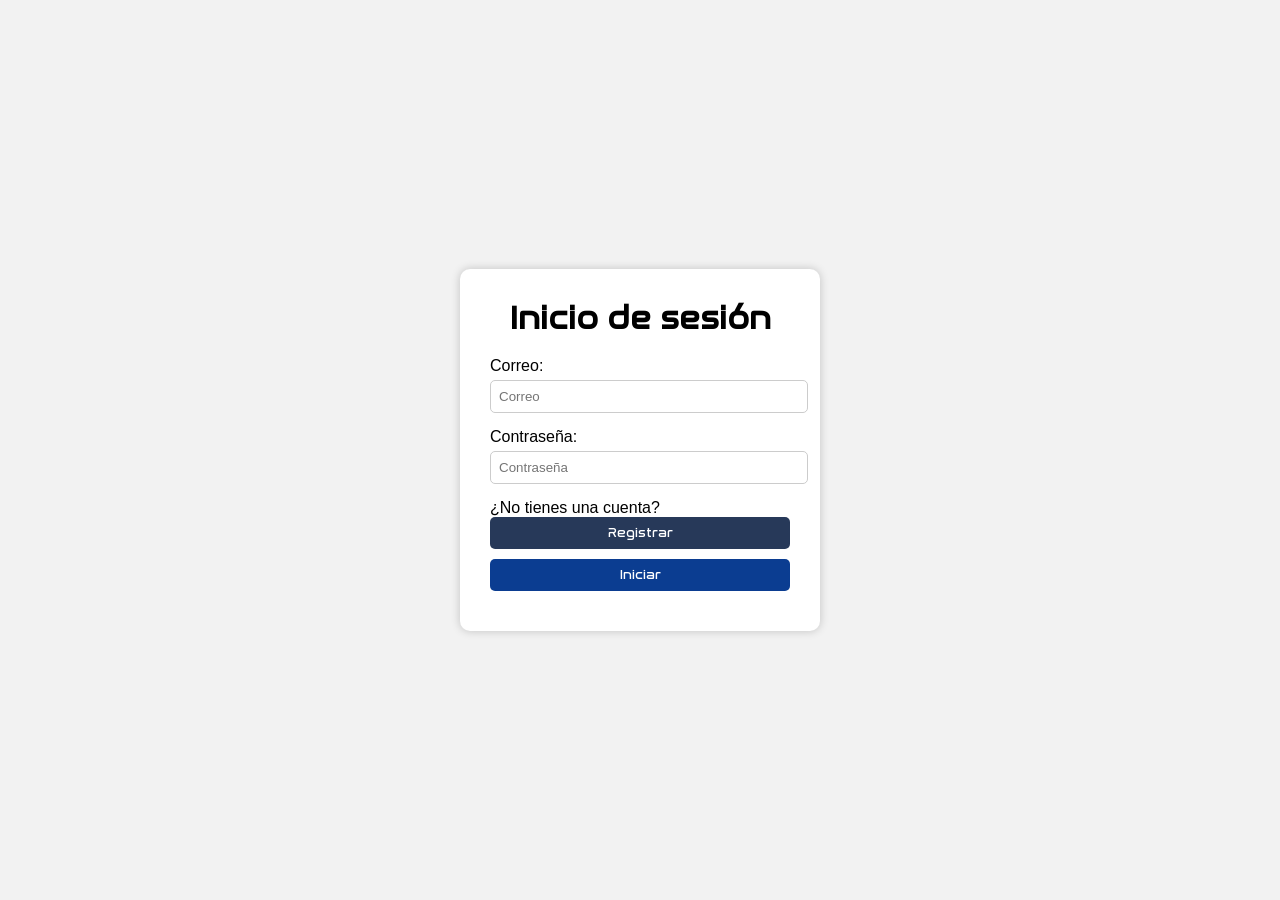
<file: ActividadFormulario/index.html>
<!DOCTYPE html>
<html lang="en">

<head>
    <meta charset="UTF-8">
    <meta name="viewport" content="width=device-width, initial-scale=1.0">
    <title>Actividad-Formularios dinámicos</title>

    <link rel="stylesheet" href="css/estilo.css">
</head>

<body>
    <!--Este primer contenedor div es para darle estilo a los formularios-->
    <div class="formularioEstilo">
        <!--Este es el primer formulario que se muestra y es para el inicio de la sesión-->
        <form id="formInicio">
            <h1>Inicio de sesión</h1>
            <label for="correo">Correo: </label>
            <input type="email" name="correo" placeholder="Correo" required>
            <br>
            <label for="contraseña">Contraseña: </label>
            <input type="password" name="contraseña" placeholder="Contraseña" required>
            <br>
            <!--Aquí hay dos botones que estan conectados al JS y son funciones que ayudan al formulario dinámico-->
            <P>¿No tienes una cuenta?</P>
            <!--Este primer botón es para la función irRegistro y hace que aparezca el segundo formulario por medio del JS-->
            <button id="botonRegistro" class="botonRegistro" type="button" onclick="irRegistro()"> Registrar </button>
            <br>
            <!--El segundo botón en ca,bio te lleva a la segunda página en donde se encuentra la tarjeta con la petición Fecth-->
            <button id="botonIniciar" class="botonIniciar" type="button" onclick="leerDatos()">Iniciar</button>
        </form>

        <!--Este es el segundo formulario que se muestra y es para el formulario, se mantiene oculto con un display: none mientras el primero esta en uso-->
        <form id="formRegistro">
            <h1>Registro</h1>
            <label for="nombre">Nombre: </label>
            <input type="text" name="nombre" placeholder="Nombre" required>
            <br>
            <label for="correoRegistro">Correo: </label>
            <input type="email" name="correoRegistro" placeholder="Correo" required>
            <br>
            <label for="contraseñaRegistro">Contraseña: </label>
            <input type="password" name="contraseñaRegistro" placeholder="Contraseña" required>
            <br>
            <label for="contraseñaConfirmar">Confirmar contraseña: </label>
            <input type="password" name="contraseñaConfirmar" placeholder="Contraseña" required>
            <br>
            <!--Este botón tiene una función que esta conectado al Localstorage y ayuda a almacenar la información del usaurio unna vez ya ha haya escrito todo. 
            También te lleva al formuario de Inició de sesión.-->
            <button type="button" onclick="registrarUsuario()">Registrar</button>
            <br>
        </form>
    </div>


</body>
<script src="js/script.js"></script>

</html>
</file>
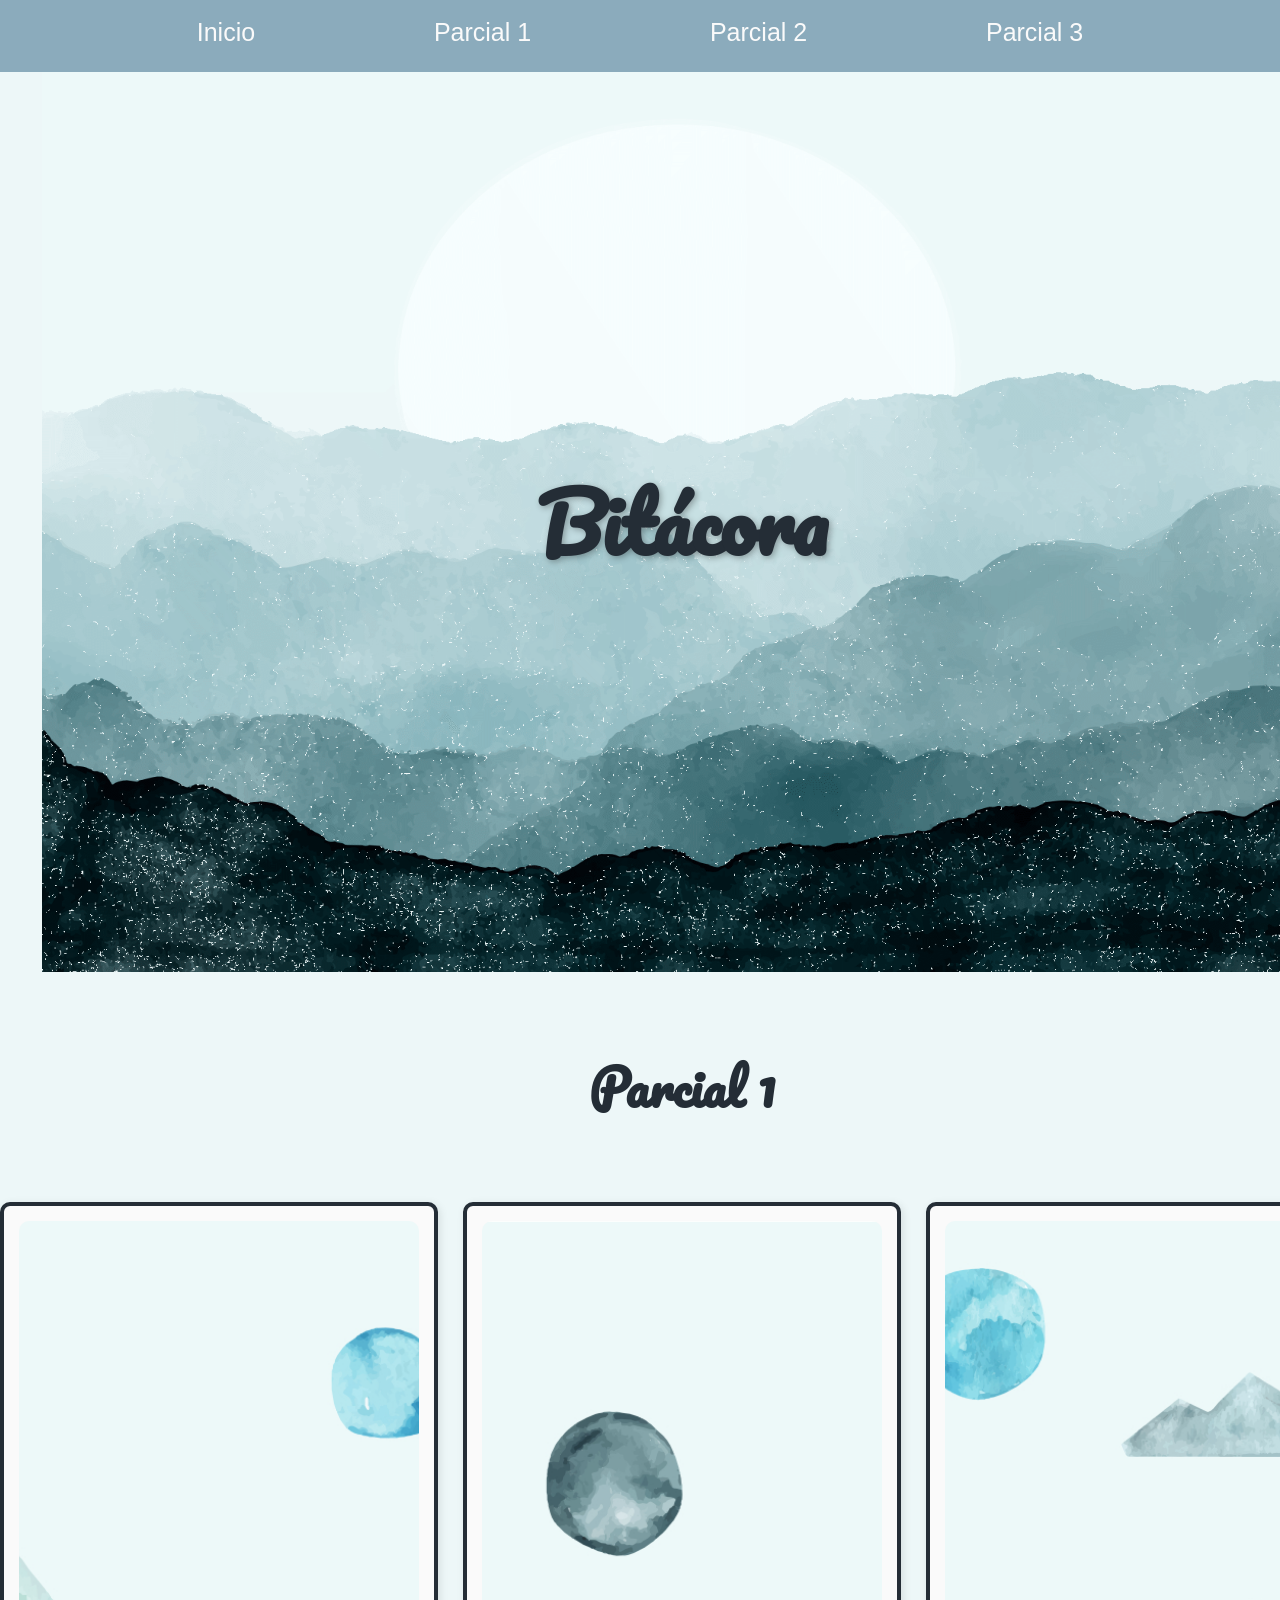
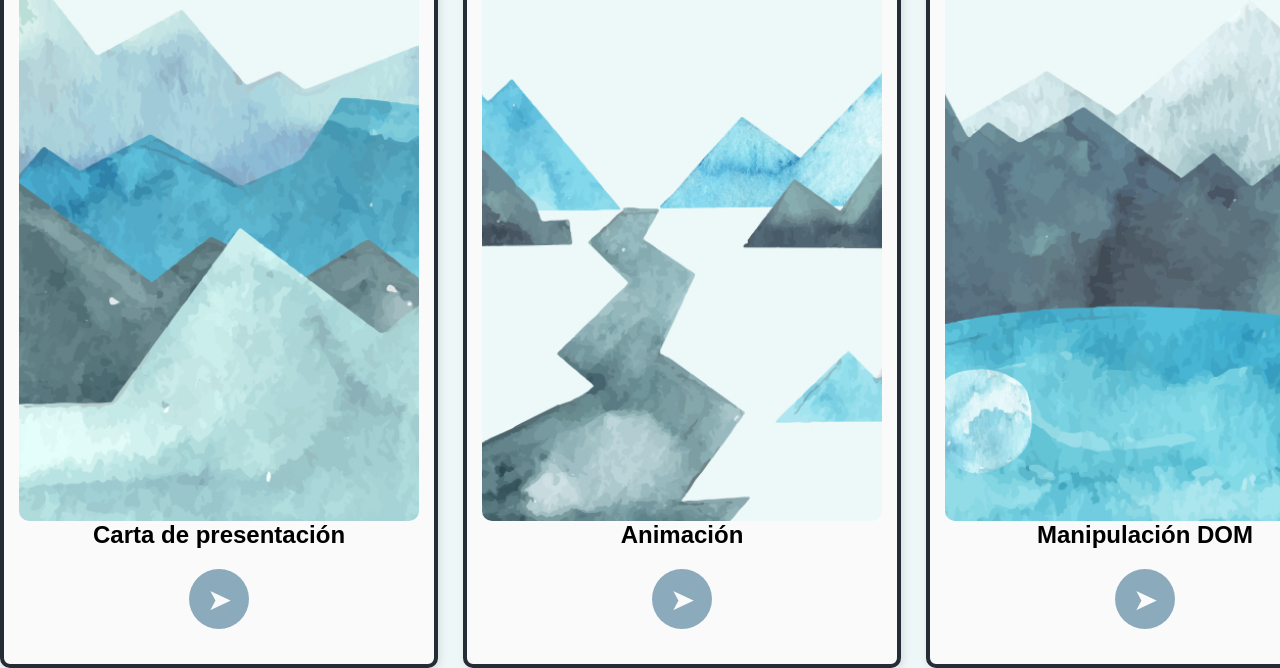
<file: Proyecto 1/index.html>
<!DOCTYPE html>
<html lang="en">

<head>
    <meta charset="UTF-8">
    <meta name="viewport" content="width=device-width, initial-scale=1.0">
    <title>Bitácora</title>
    <link rel="stylesheet" href="css/estilo_general.css">

    <link rel="preconnect" href="https://fonts.googleapis.com">
    <link rel="preconnect" href="https://fonts.gstatic.com" crossorigin>
    <link href="https://fonts.googleapis.com/css2?family=Pacifico&display=swap" rel="stylesheet">
</head>

<body>
    <!--Este es el menú de navegación de la página y se reutilizó para las otras páginas web-->
    <nav id="menu_Navegacion" class="menu_Navegacion">
        <ul>
            <li><a href="#">Inicio</a></li> <!--Este es el único link para volver a la página principal porque aún no existen los demás parciales-->
            <li>Parcial 1</li>
            <li>Parcial 2</li>
            <li>Parcial 3</li>
        </ul>
    </nav>
    <!--Aquí empieza el contenido de la página, que esta divida por un Grid para que tenga una mejor organización-->
    <main>
        <div id="contenedor_Grid" class="contenedor_Grid">
            <!--En la cabecera se encuentran ambos efectos Parallax, en las imagénes el efecto esta aplicado desde JS y en el texto con CSS3-->
            <header id="cabecera" class="cabecera">
                <img src="recursos/img/fondo.png" alt="" id="fondo">
                <img src="recursos/img/montañas.png" alt="" id="montañas">
                <h1 class="bienvenida" id="bienvenida">Bitácora</h1>
            </header>
            <div class="division_Parcial1">
                <h1>Parcial 1</h1>
            </div>
            <!--Estos son los botones para poder acceder a las otras páginas web usando la etiqueta <a> -->
            <div id="link_Carta_Presentacion" class="link_Carta_Presentacion">
                <img src="recursos/img/1.jpg">
                <h2>Carta de presentación</h2>
                <a href="paginas/Presentación/index.html">
                    <button>➤</button>
                </a>
            </div>
            <div id="link_Animacion" class="link_Animacion">
                <img src="recursos/img/2.jpg">
                <h2>Animación</h2>
                 <a href="paginas/Animación/formulario_index.html">
                    <button>➤</button>
                </a>
            </div>
            <div id="link_DOM" class="link_DOM">
                <img src="recursos/img/3.jpg">
                <h2>Manipulación DOM</h2>
                 <a href="paginas/Manipulación DOM/tarjeta_index.html">
                    <button>➤</button>
                </a>
            </div>
        </div>
    </main>
</body>
<script src="js/script_general.js"></script>

</html>
</file>
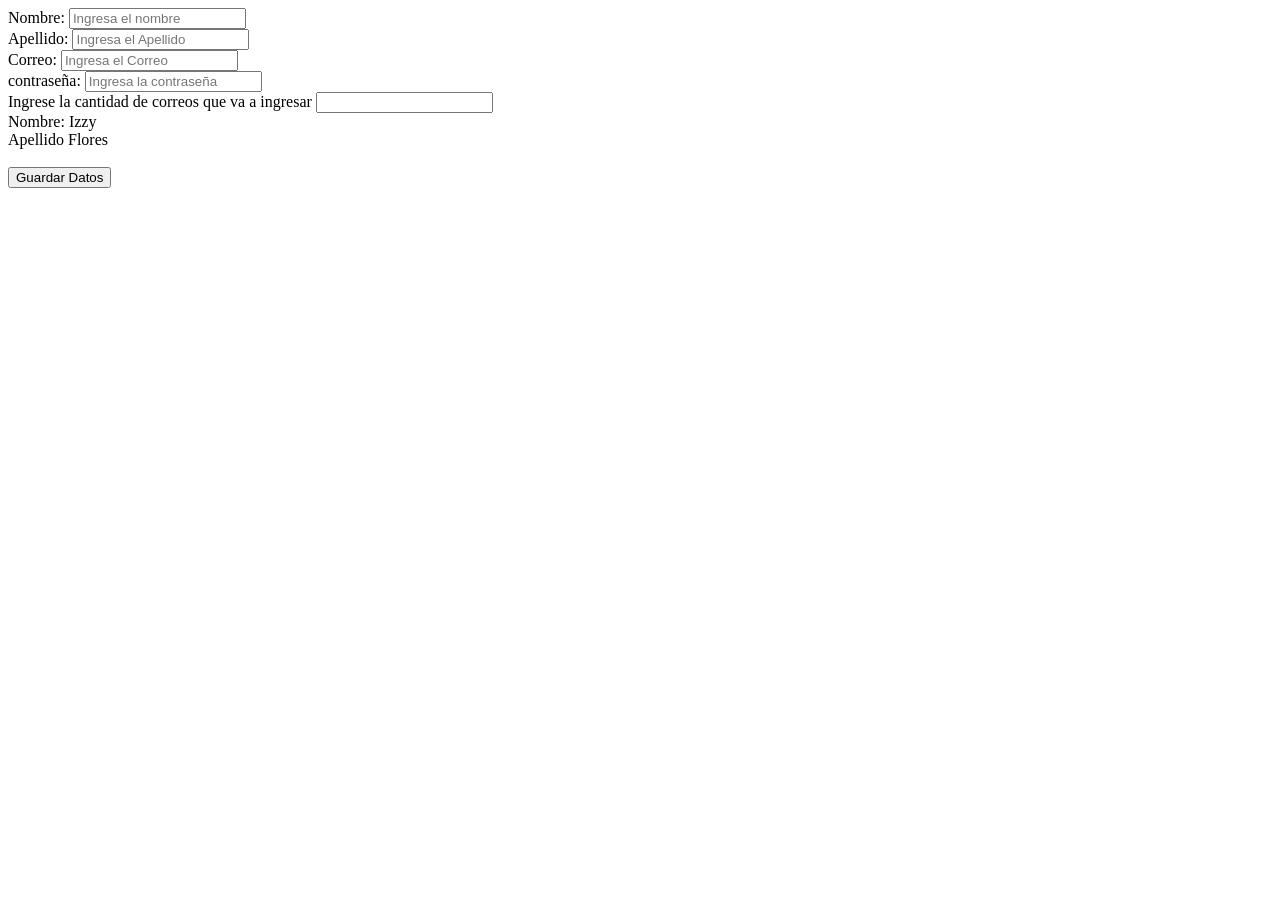
<file: Parcial 1/Formularios dinámicos/index.html>
<!DOCTYPE html>
<html lang="en">

<head>
    <meta charset="UTF-8">
    <meta name="viewport" content="width=device-width, initial-scale=1.0">
    <title>Formularios dinamicos</title>
</head>

<body>
    <form action="">
        <label for="nombre">Nombre: </label>
        <input type="text" name="nombre" placeholder="Ingresa el nombre" id="input_txt_nombre">
        <br>
        <label for="apellido">Apellido: </label>
        <input type="text" name="apellido" placeholder="Ingresa el Apellido" id="input_txt_apellido">
        <br>
        <label for="correo">Correo: </label>
        <input type="email" name="correo" placeholder="Ingresa el Correo" id="input_txt_correo">
        <br>
        <label for="contraseña">contraseña: </label>
        <input type="password" name="contraseña" placeholder="Ingresa la contraseña" id="input_txt_contraseña">
        <br>

        <label for="cantidad_correos">Ingrese la cantidad de correos que va a ingresar</label>
        <input type="number" name="cantidad_correos" id="cantidad_correos" onchange="cambiarNumero(event)">
        <br>
        <div class="contenedor_correos" id="contenedor_correos">
            <!--Mi intento jejejjeje
        <label for="cantidad_correos">Ingrese la cantidad de contraseñas que va a ingresar</label>
        <input type="number" name="cantidad_contraseñas" id="cantidad_contraseñas" onchange="cambiarNumero(event)">
        <br>
        <div class="contenedor_contraseñas" id="contenedor_contraseñas"></div>-->

        </div>
        <div id="contenedor_usuarios">
            <div id="contenedor_usuario">
                <label>Nombre:</label>
                <span>Izzy</span>
                <br>
                <label>Apellido</label>
                <span>Flores</span>
            </div>
        </div>
        <br>
        <button id="boton_guardar">Guardar Datos</button>
    </form>
</body>
<script src="js/script.js"></script>

</html>
</file>
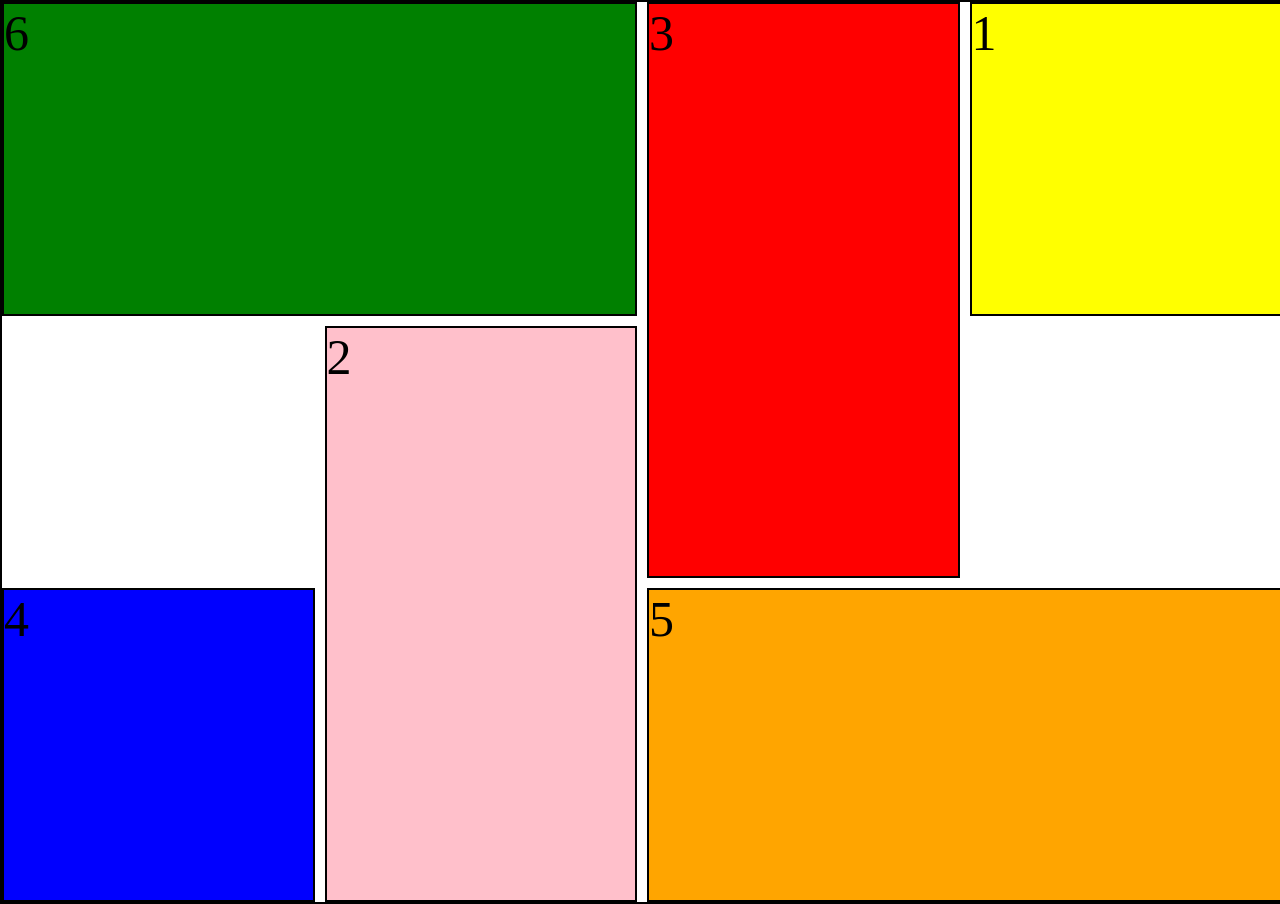
<file: Parcial 1/Grid/index.html>
<!DOCTYPE html>
<html lang="en">

<head>
    <meta charset="UTF-8">
    <meta name="viewport" content="width=device-width, initial-scale=1.0">
    <title>Grid</title>
    <link rel="stylesheet" href="css/estilo.css">
</head>

<body>
    <div class="contenedor-grid">
        <div class="elemento-1">1</div>
        <div class="elemento-2">2</div>
        <div class="elemento-3">3</div>
        <div class="elemento-4">4</div>
        <div class="elemento-5">5</div>
        <div class="elemento-6">6</div>
    </div>
</body>

</html>
</file>
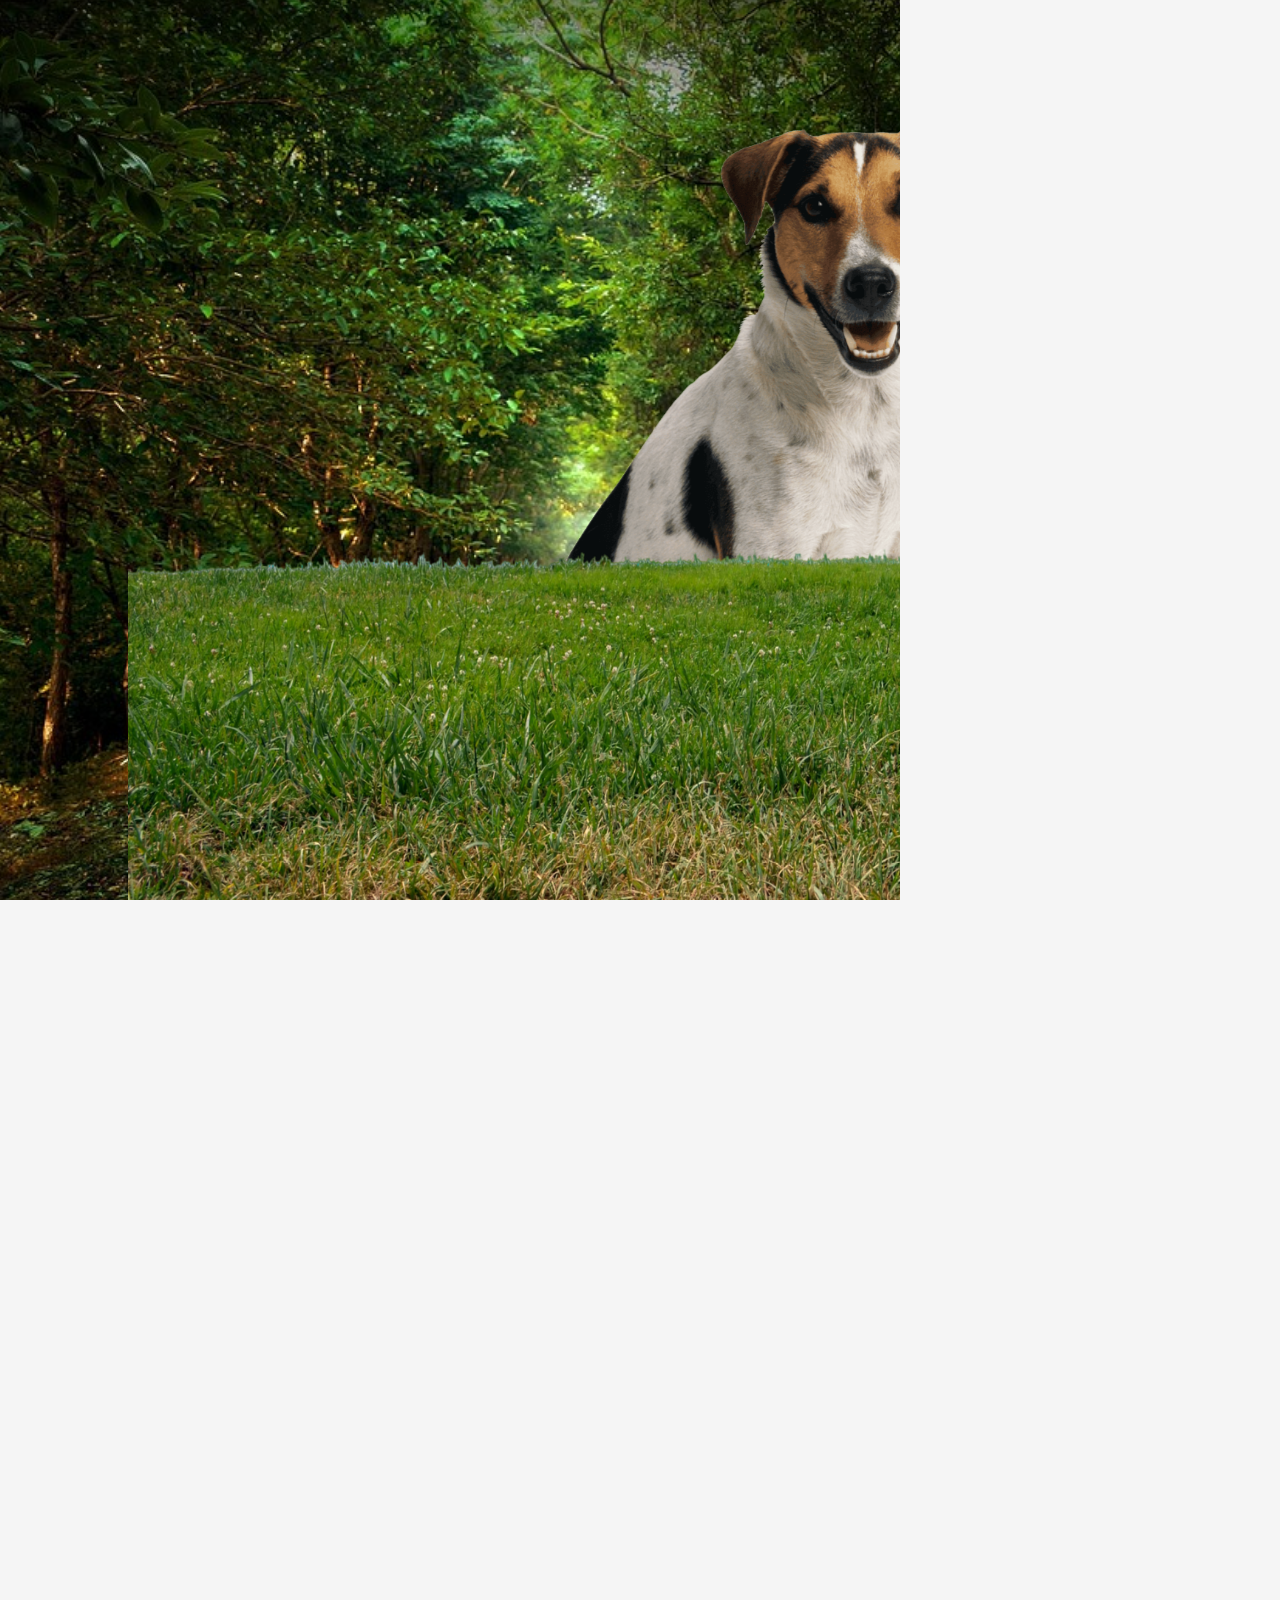
<file: Parcial 1/Parallax/index.html>
<!DOCTYPE html>
<html lang="en">

<head>
    <meta charset="UTF-8">
    <meta name="viewport" content="width=device-width, initial-scale=1.0">
    <title>Document</title>
    <link rel="stylesheet" href="css/estilo.css">
</head>

<body>
    <div class="contenedor-1">
        <img class="png" src="recursos/perro.png">
    </div>
    <div class="espacio">

    </div>
</body>

</html>
</file>
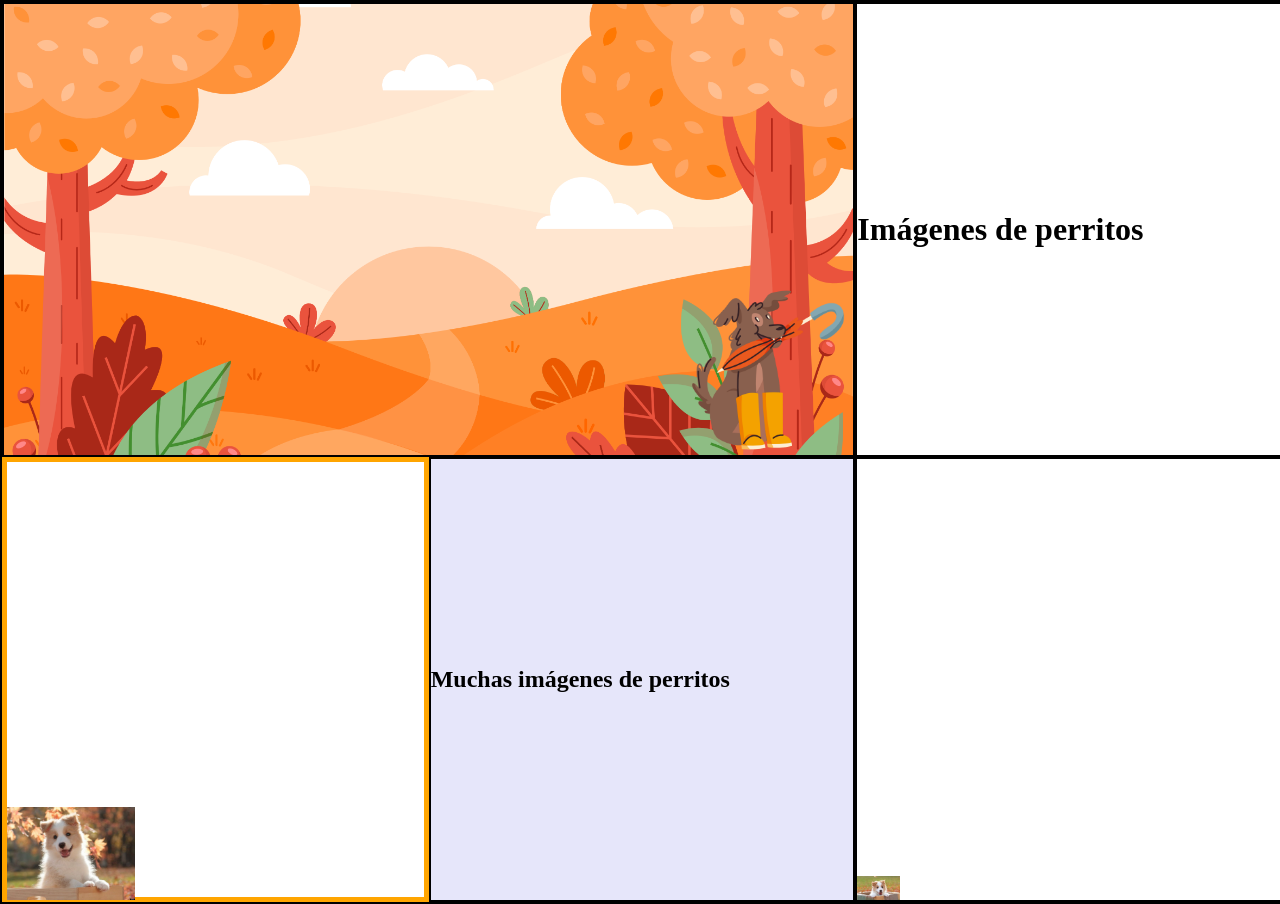
<file: Parcial 1/Tarea_EfectoParallax/index.html>
<!DOCTYPE html>
<html lang="en">

<head>
    <meta charset="UTF-8">
    <meta name="viewport" content="width=device-width, initial-scale=1.0">
    <title>Tarea_EfectoParrallax</title>
    <link rel="stylesheet" href="css/estilo.css">
</head>

<body>
    <div class="contenedor-grid">
        <div id="elementoUno" class="elemento-1" alt="Paisaje con un perrito">
            <img src="recursos/fondo.png" id="fondo">
            <img src="recursos/montaña.png" id="arboles">
            <img src="recursos/perro.png" id="perrito">
        </div>
        <div id="elementoDos" class="elemento-2">
            <h1 id="texto"> Imágenes de perritos</h1>
        </div>
        <div id="elementoTres" class="elemento-3">
            <img src="recursos/perrito2.jpg" id="SegundoPerrito">
        </div>
        <div id="elementoCuatro" class="elemento-4">
            <h2 id="texto2"> Muchas imágenes de perritos</h2>

        </div>
        <div id="elementoCinco" class="elemento-5" id="PrimerPerrito">
            <img src="recursos/perrito.jpg">

        </div>
    </div>
</body>
<script src="js/script.js"></script>

</html>
</file>
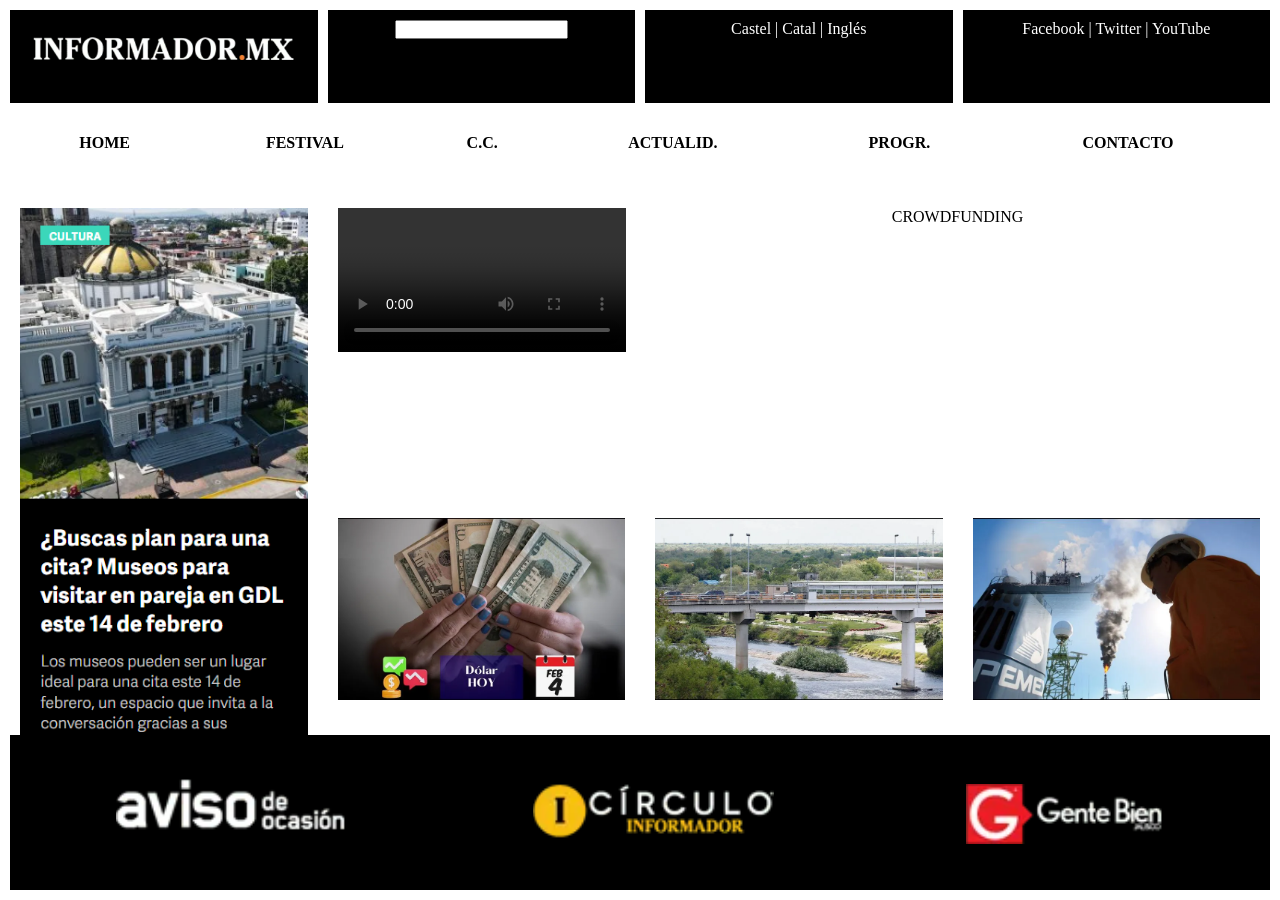
<file: Parcial 1/Tarea_Maqueta/index.html>
<!DOCTYPE html>
<html lang="en">

<head>
    <meta charset="UTF-8">
    <meta name="viewport" content="width=device-width, initial-scale=1.0">
    <title>Tarea_Maqueta</title>
    <link rel="stylesheet" href="css/estilo.css">
</head>

<body>
    <div class="contenedor_grid">

        <header class="logo">
            <img src="recursos/logo.png" alt="Logotipo">
        </header>

        <div class="buscar">
            <input type="text">
        </div>

        <div class="idiomas">
            <p>Castel | Catal | Inglés</p>
        </div>

        <div class="redeSociales">
            <p>Facebook | Twitter | YouTube</p>
        </div>

        <nav class="menu">
            <table>
                <tr>
                    <td>HOME</td>
                    <td>FESTIVAL</td>
                    <td>C.C.</td>
                    <td>ACTUALID.</td>
                    <td>PROGR.</td>
                    <td>CONTACTO</td>
                </tr>
            </table>
        </nav>

        <div class="imagen">
            <img src="recursos/principal.png" alt="Imagen principal">
        </div>

        <div class="video">
            <video controls>
                <iframe src="https://www.youtube.com/embed/jRS7RHZhHRo?si=2IRFpPBABxwsKyce"
                    title="Noticias del 21 de enero de 2026" frameborder="0"
                    allow="accelerometer; autoplay; clipboard-write; encrypted-media; gyroscope; picture-in-picture; web-share"
                    referrerpolicy="strict-origin-when-cross-origin" allowfullscreen></iframe>
            </video>
        </div>

        <div class="crowdfunding">
            <p>CROWDFUNDING</p>
        </div>

        <div class="world">
            <p>BCCN WORLD</p>
        </div>

        <div class="noticia1">
            <img src="recursos/noticia1.webp" alt="Noticia 1">
        </div>

        <div class="noticia2">
            <img src="recursos/noticia2.webp" alt="Noticia 2">
        </div>

        <div class="noticia3">
            <img src="recursos/noticia3.webp" alt="Noticia 3">
        </div>

        <footer class="patrocinadores">
            <img src="recursos/p1.png" alt="Patrocinador 1">
            <img src="recursos/p2.png" alt="Patrocinador 2">
            <img src="recursos/p3.png" alt="Patrocinador 3">
        </footer>

    </div>

</body>

</html>
</file>
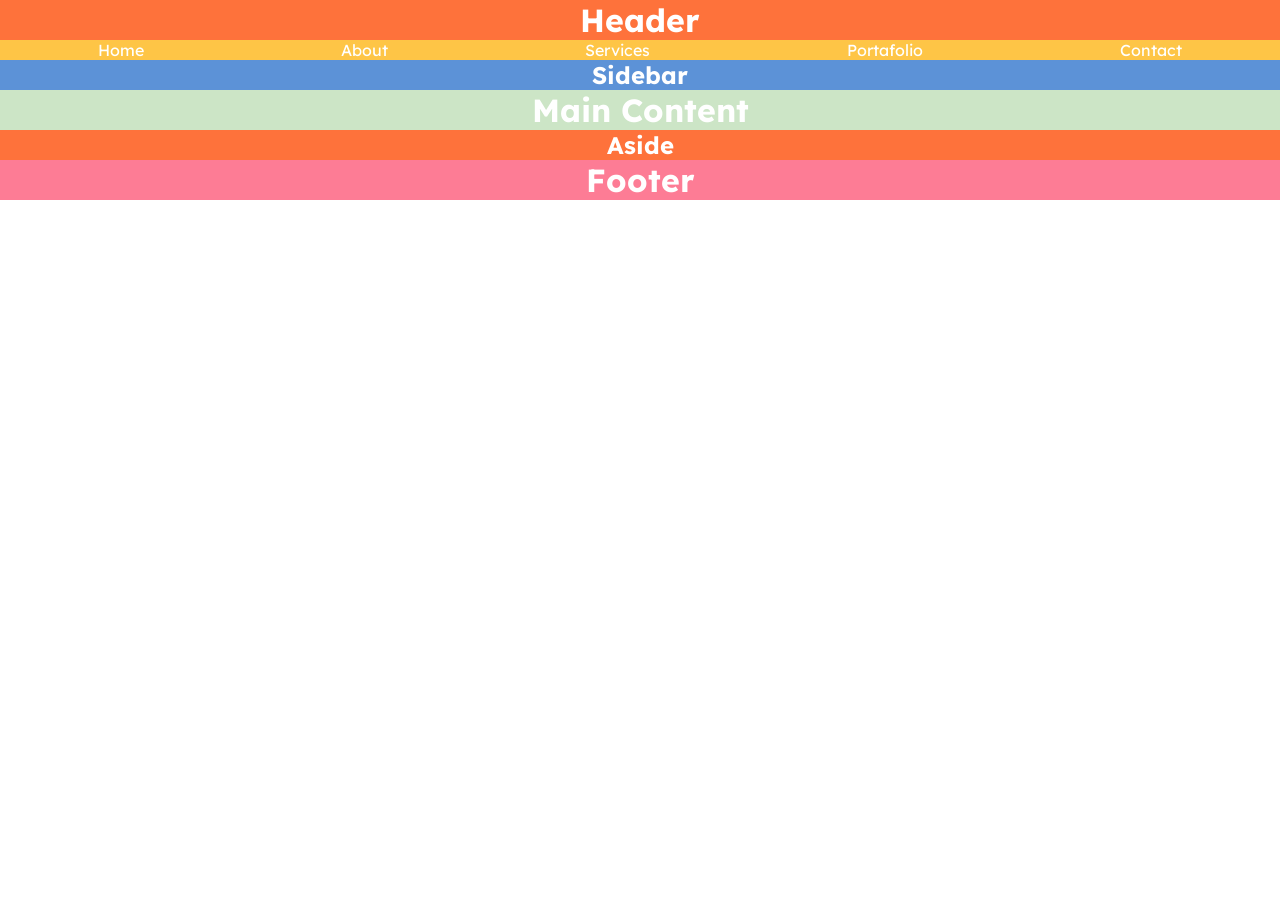
<file: Parcial 2/Flexbox Layout/index.html>
<!DOCTYPE html>
<html lang="en">

<head>
    <meta charset="UTF-8">
    <meta name="viewport" content="width=device-width, initial-scale=1.0">
    <title>Flexbox Layout</title>
    <link rel="stylesheet" href="css/estilo.css">

    <link rel="preconnect" href="https://fonts.googleapis.com">
    <link rel="preconnect" href="https://fonts.gstatic.com" crossorigin>
    <link href="https://fonts.googleapis.com/css2?family=Lexend:wght@100..900&display=swap" rel="stylesheet">
</head>

<body>
    <header>
        <h1>Header</h1>
    </header>
    <nav>
        <ul>
            <li>Home</li>
            <li>About</li>
            <li>Services</li>
            <li>Portafolio</li>
            <li>Contact</li>
        </ul>
    </nav>
    <section class="sidebar">
        <h1>Sidebar</h1>
    </section>
    <main class="mainContent">
        <h1>Main Content</h1>
    </main>
    <section class="aside">
        <h1>Aside</h1>
    </section>
    <footer>
        <h1>Footer</h1>
    </footer>
</body>

</html>
</file>
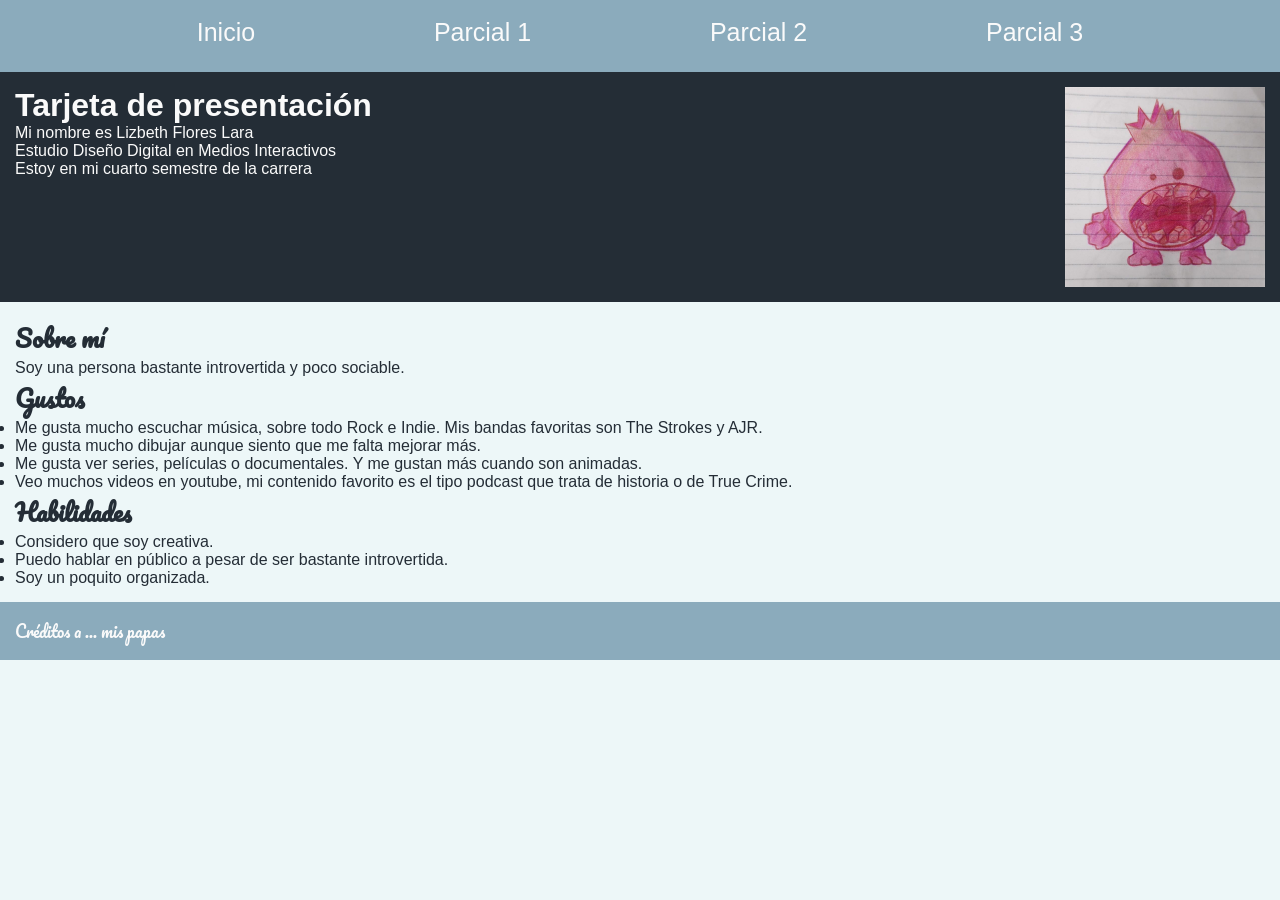
<file: Proyecto 1/paginas/Presentación/index.html>
<!DOCTYPE html>
<html lang="en">

<head>
    <meta charset="UTF-8">
    <meta name="viewport" content="width=device-width, initial-scale=1.0">
    <title>Tarjeta de presentación</title>

    <link rel="stylesheet" type="text/css" href="style.css">

    <link rel="preconnect" href="https://fonts.googleapis.com">
    <link rel="preconnect" href="https://fonts.gstatic.com" crossorigin>
    <link href="https://fonts.googleapis.com/css2?family=Pacifico&display=swap" rel="stylesheet">
</head>

<body>
    <nav id="menu_Navegacion" class="menu_Navegacion">
        <ul>
            <li>Inicio</li>
            <li>Parcial 1</li>
            <li>Parcial 2</li>
            <li>Parcial 3</li>
        </ul>
    </nav>
    <header>
        <ul>
            <li>
                <h1 class="titulo_principio"> Tarjeta de presentación </h1>
            </li>
            <li> Mi nombre es Lizbeth Flores Lara</li>
            <li> Estudio Diseño Digital en Medios Interactivos</li>
            <li> Estoy en mi cuarto semestre de la carrera</li>
        </ul>
        <img src="img/imagen1.jpg" alt="Dibujo hecho por mí" width="200px">
    </header>

    <main>
            <h2> Sobre mí</h2>
            <p> Soy una persona bastante introvertida y poco sociable. </p>
            <h2> Gustos</h2>
            <ul>
                <li> Me gusta mucho escuchar música, sobre todo Rock e Indie. Mis bandas favoritas son The Strokes y
                    AJR.</li>
                <li> Me gusta mucho dibujar aunque siento que me falta mejorar más.</li>
                <li> Me gusta ver series, películas o documentales. Y me gustan más cuando son animadas. </li>
                <li> Veo muchos videos en youtube, mi contenido favorito es el tipo podcast que trata de historia o de
                    True Crime.</li>
            </ul>
            <h2> Habilidades</h2>
            <ul>
                <li> Considero que soy creativa. </li>
                <li> Puedo hablar en público a pesar de ser bastante introvertida.</li>
                <li> Soy un poquito organizada. </li>
            </ul>
    </main>

    <footer>
        <p>Créditos a ...
            mis papas </p>
    </footer>
</body>

</html>
</file>
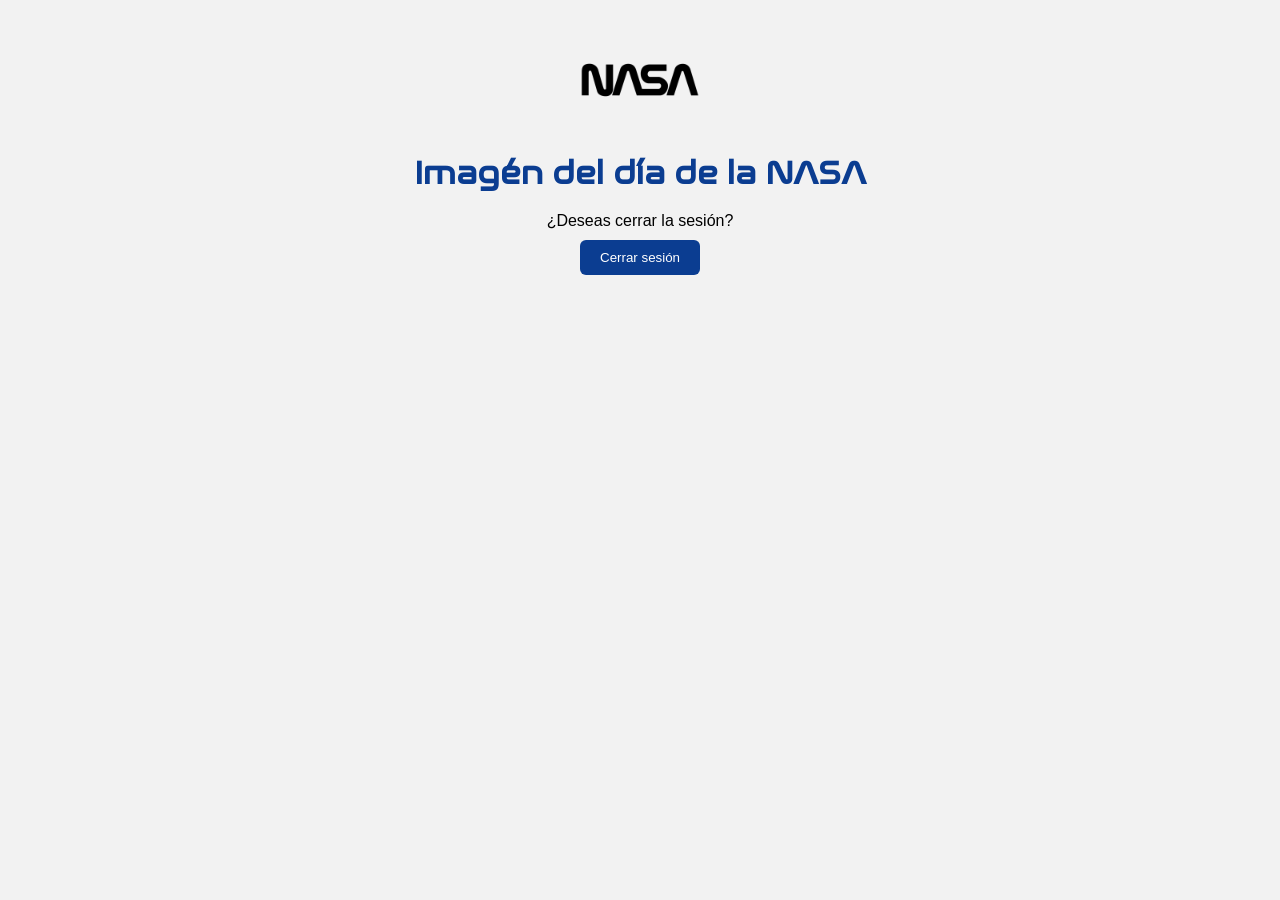
<file: ActividadFormulario/página/indexFetch.html>
<!DOCTYPE html>
<html lang="en">

<head>
    <meta charset="UTF-8">
    <meta name="viewport" content="width=device-width, initial-scale=1.0">
    <title>Petición Fetch</title>
    <link rel="stylesheet" href="../página/css/estilo.css">
</head>

<body>
    <!--Esta es la segunda página web que esta conecta a los formulario, esta si es una página "normal"-->
    <header>
        <img src="resursos/pngwing.com.png" class="logo" alt="logotipoNasa"> 
    </header>
    <h1>Imagén del día de la NASA</h1>
    <!--Este de aquí es el contenedor de la petición Fectch para que aparezca la información de la imagén del día de la NASA-->
    <div id="tarjeta"></div>
    <footer>
        <!--Aquí se encuentra el botón para cerrar sesión por medio de una función también-->
        <p>¿Deseas cerrar la sesión?</p>
        <button onclick="cerrarSesion()">Cerrar sesión</button>
    </footer>
</body>
<script src="js/script.js"></script>

</html>
</file>
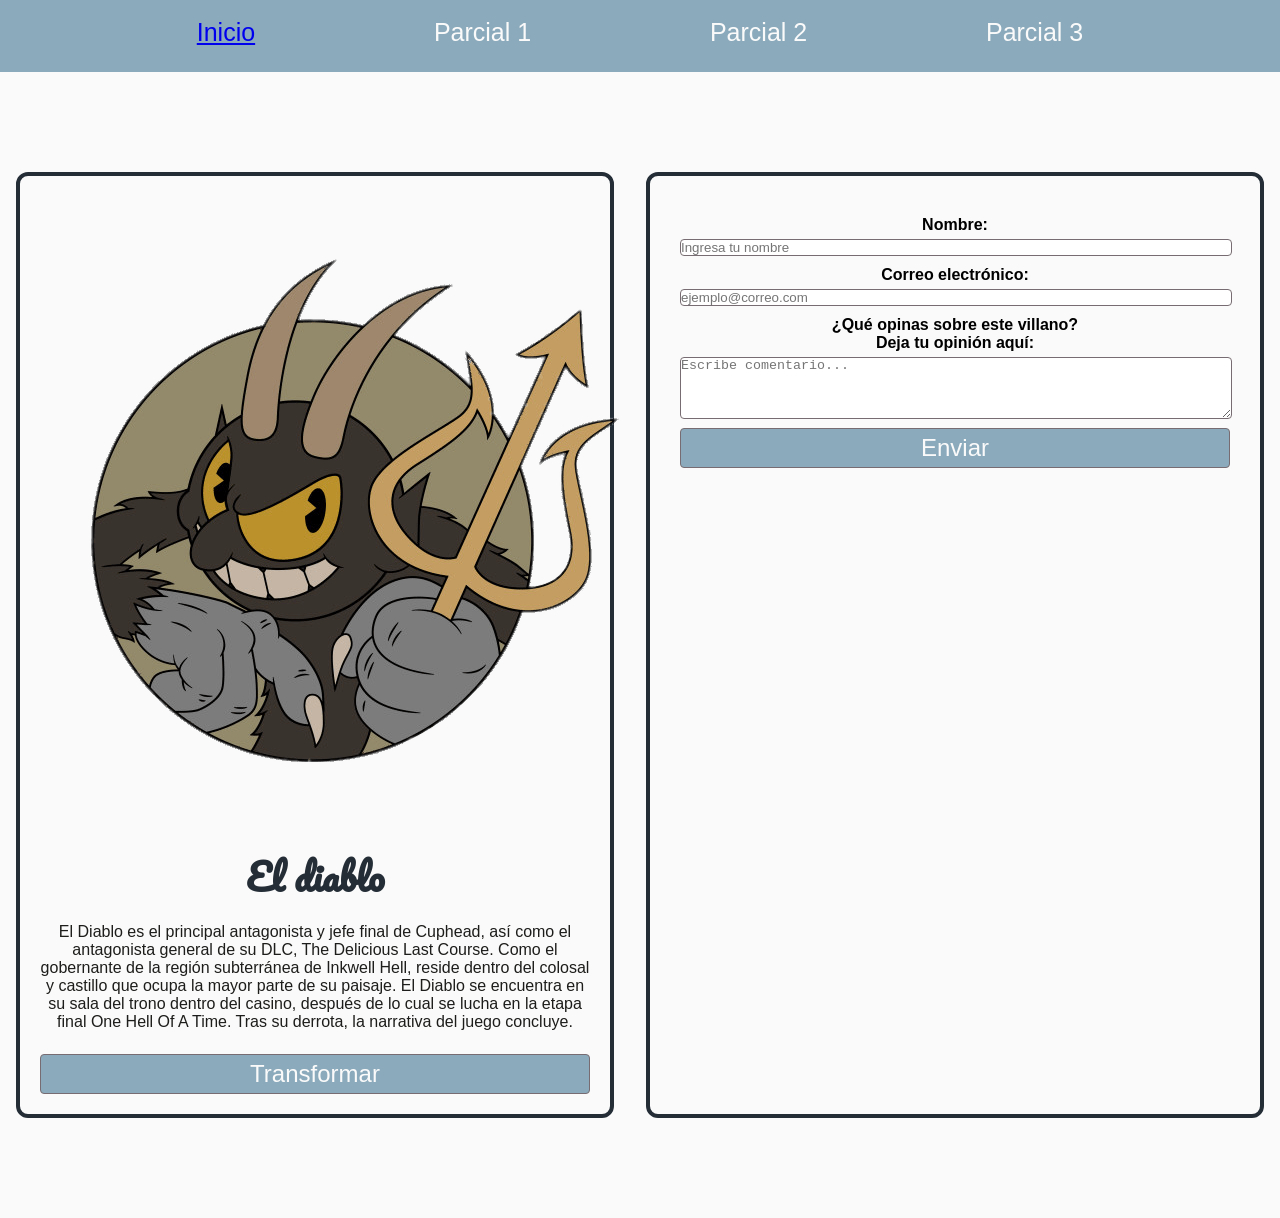
<file: Proyecto 1/paginas/Animación/formulario_index.html>
<!DOCTYPE html>
<html lang="en">

<head>
    <meta charset="UTF-8">
    <meta name="viewport" content="width=device-width, initial-scale=1.0">
    <title>Animación</title>
    <link rel="stylesheet" href="css/estilo.css">

    <link rel="preconnect" href="https://fonts.googleapis.com">
    <link rel="preconnect" href="https://fonts.gstatic.com" crossorigin>
    <link href="https://fonts.googleapis.com/css2?family=Pacifico&display=swap" rel="stylesheet">
</head>

<body>
    <nav id="menu_Navegacion" class="menu_Navegacion">
        <ul>
            <li><a href="../../index.html">Inicio</a></li>
            <li>Parcial 1</li>
            <li>Parcial 2</li>
            <li>Parcial 3</li>
        </ul>
    </nav>
    <div class="grid" id="grid">
        <div id="tarjeta" class="tarjeta">
            <img src="recursos/imagen.png">
            <h2 id="titulo" class="titulo">El diablo</h2>
            <p id="texto" class="texto">
                El Diablo es el principal antagonista y jefe final de Cuphead, así como el antagonista general de su
                DLC,
                The Delicious Last Course. Como el gobernante de la región subterránea de Inkwell Hell, reside dentro
                del
                colosal y castillo que ocupa la mayor parte de su paisaje.

                El Diablo se encuentra en su sala del trono dentro del casino, después de lo cual se lucha en la etapa
                final
                One Hell Of A Time. Tras su derrota, la narrativa del juego concluye.
            </p>
            <br>
            <button id="boton" class="boton">Transformar</button>
        </div>
        <div id="formulario" class="formulario">
            <form>
                <label> Nombre: </label>
                <input type="text" id="nombre" name="nombre" placeholder="Ingresa tu nombre" required>

                <label for="email">Correo electrónico:</label>
                <input type="email" id="email" name="email" placeholder="ejemplo@correo.com" required>

                <label for="comentario">¿Qué opinas sobre este villano?<br>Deja tu opinión aquí:</label>
                <textarea id="comentario" name="mensaje" rows="4" placeholder="Escribe comentario..."
                    required></textarea>

                <button id="boton2" class="boton">Enviar</button>
            </form>
        </div>
    </div>
</body>
<script src="js/script.js"></script>

</html>
</file>
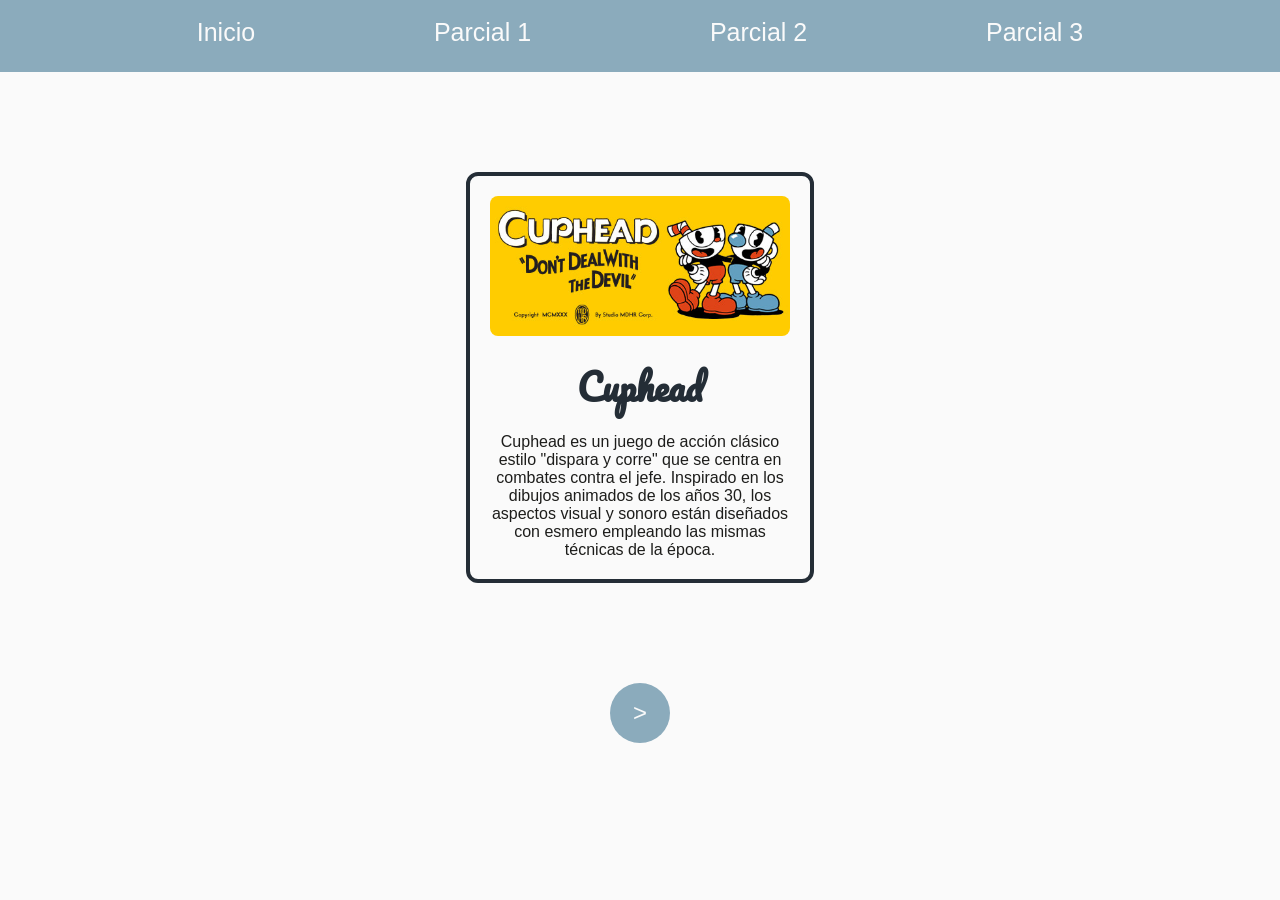
<file: Proyecto 1/paginas/Manipulación DOM/tarjeta_index.html>
<!DOCTYPE html>
<html lang="en">

<head>
    <meta charset="UTF-8">
    <meta name="viewport" content="width=device-width, initial-scale=1.0">
    <link rel="stylesheet" href="css/estilo.css">
    <title>Manipulacion DOM</title>

    <link rel="preconnect" href="https://fonts.googleapis.com">
    <link rel="preconnect" href="https://fonts.gstatic.com" crossorigin>
    <link href="https://fonts.googleapis.com/css2?family=Pacifico&display=swap" rel="stylesheet">
</head>

<body>
    <nav id="menu_Navegacion" class="menu_Navegacion">
        <ul>
            <li>Inicio</li>
            <li>Parcial 1</li>
            <li>Parcial 2</li>
            <li>Parcial 3</li>
        </ul>
    </nav>
    <div id="contenido">
        <div id="tarjeta" class="tarjeta">
            <img src="recursos/head.jpg" id="imagen" class="imagen_cuphead">
            <h2 id="titulo" class="titulo">Cuphead</h2>
            <p id="texto">Cuphead es un juego de acción clásico estilo "dispara y corre" que se centra en combates
                contra el jefe.
                Inspirado en los dibujos animados de los años 30, los aspectos visual y sonoro están diseñados con
                esmero empleando las mismas técnicas de la época.</p>
        </div>

    </div>
    <button id="boton">></button>
</body>
<script>
    //declarar variables en JS
    //variable let
    //constante const
    const boton = document.getElementById("boton")
    const contenido = document.getElementById("contenido");

    boton.addEventListener('click', () => {

        const imagen = document.getElementById("imagen");
        const titulo = document.getElementById("titulo");
        const texto = document.getElementById("texto");
        const tarjeta = document.getElementById("tarjeta");

        imagen.src = "recursos/head.jpg";
        titulo.style.fontSize = "60px";
        texto.textContent = "Esta es otra imagen";
        contenido.style.margin
        //document.body.style.background = "red";
        //contenido.innerHTML = '<img src="recursos/cuphead.avif">';

        //contenido.style.background = blanco;
        //const texto = document.createElement('h1');
        //texto.textContent = "Cuphead";

        //contenido.appendChild(texto);
    });

    console.log(boton);
</script>

</html>
</file>
<file: ActividadFormulario/css/estilo.css>
* {
    margin: 0;
    padding: 0;
}

/*Esto es para utilizar una fuente personalizada*/
@font-face {
    font-family: "nasa";
    src: url(../recursos/fuente/Nasalization\ Rg.woff2) format(woff2);
    font-weight: 30;
    font-style: normal;
}

/* Es el estilo general de la página */
body {
    font-family: 'Baloo 2', sans-serif;
    background-color: #f2f2f2;
    display: flex;
    justify-content: center;
    align-items: center;
    height: 100vh;
}

/* Contiene a ambos formularios y les da el estilo*/
.formularioEstilo {
    background-color: white;
    padding: 30px;
    border-radius: 10px;
    width: 300px;
    box-shadow: 0px 0px 10px rgba(0, 0, 0, 0.2);
}

/* Es el estilo del titulo de ambos formularios  */
h1 {
    font-family: "nasa";
    text-align: center;
    margin-bottom: 20px;
}

/* Da estilo a las letras que estan dentro */
input {
    width: 100%;
    padding: 8px;
    margin-top: 5px;
    margin-bottom: 15px;
    border: 1px solid #ccc;
    border-radius: 5px;
}

/* Botones de los formularios */
button {
    width: 100%;
    padding: 8px;
    border: none;
    border-radius: 5px;
    margin-bottom: 10px;
}

/* Cada botón importante tiene un color caracteristico: Botón iniciar */
.botonIniciar {
    font-family: "nasa";
    background-color: #0b3d91;
    color: white;
}

/*Y este es el otro botón: Botón registrar */
.botonRegistro {
    font-family: "nasa";
    background-color: #273959;
    color: white;
}

/* Ocultar el formulario de registro al inicio */
#formRegistro {
    display: none;
}
</file>
<file: Proyecto 1/css/estilo_general.css>
* {
    margin: 0;
    padding: 0;
}

body {
    background-color: #EDF7F8;
    font-family: 'Baloo 2', sans-serif;
    /*Esto para crear la función parrallax que es hecha 100% en CSS3*/
    scroll-behavior: smooth;
}

/*Aquí esta el estilo aplicado al menú de navegación que es igual en todas las páginas*/
.menu_Navegacion {
    width: 100%;
    height: 8vh;
    background-color: #8BABBC;
}

.menu_Navegacion ul {
    display: flex;
    flex-direction: row;
    align-items: center;
    justify-content: space-evenly;
    list-style: none;
    padding: 2vh;
}

.menu_Navegacion li {
    font-size: 25px;
    color: #FAFAFA;
    font-family: 'Baloo 2', sans-serif;
}

/*Esto es para que el link del inicio no tenga la tipica rayita morada, es para que se vea igual que el resto del menú*/
.menu_Navegacion a {
    text-decoration: none;
    font-size: 25px;
    color: #FAFAFA;
    font-family: 'Baloo 2', sans-serif;
}

/*Este es el grid en donde se encuentra toda la estructura de la página*/
.contenedor_Grid {
    width: 100vw;
    height: 100vh;
    display: grid;
    grid-template-areas:
        "uno uno uno"
        "dos dos dos"
        "tres cuatro cinco";
    justify-items: center;
    align-items: space-around;
    gap: 25px; /*Para definir el margen y no se peguen los elementos a cierto lado*/
}

/*Aquí esta la cabezera donde esta las imágenes del inicio*/
.cabecera {
    grid-area: uno;
    position: relative;
    height: 100vh;
    width: 100vw;
    overflow: hidden;
    display: flex;
    justify-content: center;
    align-items: center;
}

.cabecera img {
    position: absolute;
    width: 100%;
    height: 100%;
}

.cabecera h1 {
    font-family: "Pacifico";
    font-size: 80px;
    color: #242D36;
    width: 500px;
}

.bienvenida {
    font-family: "Pacifico";
    font-size: 80px;
    color: #242D36;
    text-shadow: 2px 2px 6px rgba(0, 0, 0, 0.3);
    /*Esto es para que el efecto parallax funcione en el texto*/
    position: sticky; /*Es para que el texto no se mueva realmente de su posición, solo va a simular que desaparece*/
    top: 40%; /*Es para que el texto no este centrado, pero si casi centrado, es cuestión de estética mia*/
    text-align: center;
    /*Con esto se hace el efecto que desaparece el texto*/
    opacity: 1;
    transition: opacity 0.3s ease;
}

#fondo,
#montañas {
    width: 100%;
    height: 100%;
    object-fit: cover;
    position: absolute;
    top: 0;
    left: 0;
}

/*Titulo del parcial 1 para señalar los trabajos de la bitácora*/
.division_Parcial1 {
    grid-area: dos;
    display: flex;
    justify-content: center;
    align-items: center;
    height: 20vh;

}

.division_Parcial1 h1 {
    font-family: "Pacifico";
    font-size: 50px;
    color: #242D36;
}

/*Son las divisiones y también el lugar para acceder a las otras páginas*/
.link_Carta_Presentacion {
    grid-area: tres;
    width: 400px;
}

.link_Animacion {
    grid-area: cuatro;
    width: 400px;
}

.link_DOM {
    grid-area: cinco;
    width: 400px;
}

/*Es para darle el efecto de tarjeta que tiene cada sección*/
.link_Carta_Presentacion,
.link_Animacion,
.link_DOM {
    background-color: #FAFAFA;
    border: 4px solid #242D36;
    border-radius: 10px;
    padding: 15px;
    text-align: center;
    display: flex;
    flex-direction: column;
    align-items: center;
    justify-content: center;
    box-shadow: 2px 2px 8px rgba(0, 0, 0, 0.1);
}

/*Para acomodar las imagenes de las tarjetas de cada trabajo de la bitácora*/
.link_Carta_Presentacion img,
.link_Animacion img,
.link_DOM img {
    width: 100%;
    max-width: 400px;
    height: 900px;
    object-fit: cover;
    border-radius: 10px;
    display: block;
    margin: 0 auto;
}

/*Es para darle forma redonda al botón y para que en general se vea más lindo, lo reutilice de un trabajo de la bitácora*/
.link_Animacion button,
.link_Carta_Presentacion button,
.link_DOM button {
    display: block;
    align-items: center;
    margin: 20px auto;
    width: 60px;
    height: 60px;
    border-radius: 50%;
    background: #8BABBC;
    border: none;
    color: #fafafa;
    font-size: 30px;
}

.link_Animacion button:hover,
.link_Carta_Presentacion button:hover,
.link_DOM button:hover {
    background: #242D36;
}

/*Para que los botones no tengan la rayita morada abajo de ellos*/
.link_Carta_Presentacion a,
.link_Animacion a,
.link_DOM a {
    text-decoration: none;
}

/*Para dividir de manera más eficiente el GRID*/
@media (max-width: 400px) {
    .contenedor_Grid {
        grid-template-areas:
            "uno"
            "dos"
            "tres"
            "cuatro"
            "cinco";
    }
}
</file>
<file: Parcial 1/Grid/css/estilo.css>
* {
    margin: 0;
    padding: 0;
}

.contenedor-grid {
    width: 100vw;
    /*La unidad de medida view width o height sirve para adaparse al dispositivo*/
    height: 100vh;
    border: 2px solid black;
    display: grid;
    gap: 10px;
    grid-template-areas:
        "seis seis tres uno"
        ". dos tres ." /*Solamente puede ser cuadrado, ejemplo en cinco se rompe*/
        "cuatro dos cinco cinco";
    /*grid-template-rows: repeat(20, 1fr); La fracción divide en parte equitativa la división acorde a sus medidas
    grid-template-columns: repeat(20, 1fr);*/

}

.contenedor-grid div {
    border: 2px solid black;
    font-size: 50px;
}

.elemento-1 {
    grid-area: uno;
    background: yellow;
    /*grid-column-start: 5;
    grid-column-end: 10;
    grid-row-start: 1;
    grid-row-end: 6;*/
}

.elemento-2 {
    grid-area: dos;
    background: pink;
    /*grid-column-start: 11;
    grid-row-start: 1;
    grid-row-end: 12;*/
}

.elemento-3 {
    grid-area: tres;
    background: red;
}

.elemento-4 {
    grid-area: cuatro;
    background: blue;
}

.elemento-5 {
    grid-area: cinco;
    background: orange;
}

.elemento-6 {
    grid-area: seis;
    background: green;
    /*grid-column-start: 1;
    grid-column-end: 21;
    grid-row-start: 20;*/
}

@media (max-width: 400px) {
    .contenedor-grid{
    grid-template-areas:
        "uno"
        "dos"
        "tres"
        "cuatro"
        "cinco"
        "seis";
    }
}
</file>
<file: Parcial 1/Parallax/css/estilo.css>
* {
    margin: 0;
    padding: 0;
}

html {
    overflow: hidden;
}

body {
    width: 100vh;
    height: 200vh;
    perspective: 2px;
    transform-style: preserve-3d;
    background-color: whitesmoke;
    overflow-x: hidden;
    overflow-y: scroll;
}

.contenedor-1,
.espacio {
    width: 100vw;
    min-height: 100vh;
    position: relative;
    transform-style: preserve-3d;
}

.contenedor-1::before {
    content: "";
    width: 100%;
    height: 100%;
    position: absolute;
    background-image: url(../recursos/fondo2.jpg);
    background-size: cover;
    transform: translateZ(-1px) scale(2.2);
}

.png {
    width: 40%;
    left: 60%;
    position: absolute;
}

.contenedor-1::after {
    content: "";
    width: 100%;
    height: 100%;
    position: absolute;
    background-image: url(../recursos/pasto.png);
    background-size: cover;
    transform: translateX(10%);
}

.contenedor-1 .png {
    transform: translateZ(-.5px) scale(1.5, 1.6) translate(-33%, 10%);
}

.espacio {
    height: 200vh;
    background-color: whitesmoke;
}
</file>
<file: Parcial 1/Tarea_EfectoParallax/css/estilo.css>
* {
    margin: 0;
    padding: 0;
}

.contenedor-grid {
    width: 100vw;
    height: 100vh;
    border: 2px solid black;
    display: grid;
    grid-template-columns: repeat(3, 1fr);
    grid-template-rows: auto auto;
    grid-template-areas:
        "uno uno dos "
        "tres cuatro cinco";
}

.contenedor-grid div {
    border: 2px solid black;
    display: flex;
    align-items: center;
}

.elemento-1 {
    grid-area: uno;
    position: relative;
    overflow: hidden;
    display: flex;
    justify-content: center;
    align-items: center;
}

#fondo, #arboles {
    position: absolute;
    width: 100%;
    height: 100%;
    object-fit: cover; 
    top: 0;
    left: 0;
    z-index: -1; 
}

.elemento-1 img,
.elemento-3 img,
.elemento-5 img {
    position: absolute;
    width: 10%;
    bottom: 0;
}

#perrito {
    width: 20%;
    bottom: 0;
    right: 20%;
    transition: all 0.5s ease-in-out;
}

.elemento-2 {
    grid-area: dos;
}

.elemento-3 {
    grid-area: tres;
}

.elemento-4 {
    grid-area: cuatro;
    background-color: lavender;
}

.elemento-5 {
    grid-area: cinco;
}

@media (max-width: 450px) {
    .contenedor-grid {
        grid-template-areas:
            "uno"
            "dos"
            "tres"
            "cuatro"
            "cinco";
    }
}
</file>
<file: Parcial 1/Tarea_Maqueta/css/estilo.css>
* {
    margin: 0;
    padding: 0;
    box-sizing: border-box;
}

.contenedor_grid {
    display: grid;
    grid-template-areas:
        "logo buscar idiomas social"
        "menu menu menu menu"
        "imagen video crowdfunding crowdfunding"
        "world noticia1 noticia2 noticia3"
        "patrocinadores patrocinadores patrocinadores patrocinadores";
    grid-template-columns: 1fr 1fr 1fr 1fr;
    grid-template-rows: auto auto 300px auto auto;
    gap: 10px;
    min-height: 100vh;
    padding: 10px;
}

.contenedor_grid>* {
    text-align: center;
    padding: 10px;
}

.contenedor_grid img,
.contenedor_grid video,
.contenedor_grid iframe {
  max-width: 100%;
  height: auto;
  display: block;
}

.logo {
    grid-area: logo;
    background: black;
}

.buscar {
    grid-area: buscar;
    background: black;
}

.idiomas {
    grid-area: idiomas;
    background: black;
}

.idiomas p{
    color: white;
}

.redeSociales {
    grid-area: social;
    background: black;
}

.redeSociales p{
    color: white;
}

.menu {
    grid-area: menu;
}

.menu table {
  width: 100%;
  border-collapse: collapse;
}

.menu td {
  border: 1px solid white;
  padding: 10px;
  text-align: center;
  font-weight: bold;
}

.imagen {
    grid-area: imagen;
}

.video {
    grid-area: video;
}

.crowdfunding {
    grid-area: crowdfunding;
}

.world {
    grid-area: world;
}

.noticia1 {
    grid-area: noticia1;
}

.noticia2 {
    grid-area: noticia2;
}

.noticia3 {
    grid-area: noticia3;
}

.patrocinadores {
    grid-area: patrocinadores;
    display: flex;
    justify-content: space-around;
    align-items: center;
    background: black;
}
</file>
<file: Parcial 2/Flexbox Layout/css/estilo.css>
* {
    margin: 0;
    padding: 0;
}

body {
    color: white;
    font-family: "Lexend";
}

header {
    display: flex;
    justify-content: center;
    background-color: #FE723B;
}

nav {
    background-color: #FEC546;
}

nav ul {
    list-style: none;
    display: flex;
    flex-direction: row;
    justify-content: space-around;
}

.sidebar {
    display: flex;
    justify-content: center;

    order: 0;
    flex-grow: 1;
    flex-shrink: 1;

    background-color: #5C92D7;
}

.mainContent {
    display: flex;
    justify-content: center;

    order: 1;
    flex-grow: 2;

    background-color: #CCE5C6;
}

.aside {
    display: flex;
    justify-content: center;

    order: 2;
    flex-grow: 1;
    flex-shrink: 1;

    background-color: #FE723B;
}

footer {
    display: flex;
    justify-content: center;
    background-color: #FD7C95;
}
</file>
<file: Proyecto 1/paginas/Presentación/style.css>
*{
    margin: 0;
    padding: 0;
}

body{
    font-family: 'Baloo 2', sans-serif;
    background-color: #EDF7F8;
    width: auto;
}

.menu_Navegacion {
    width: 100%;
    height: 8vh;
    background-color: #8BABBC;
}

.menu_Navegacion ul {
    display: flex;
    flex-direction: row;
    align-items: center;
    justify-content: space-evenly;
    list-style: none;
    padding: 2vh;
}

.menu_Navegacion li {
    font-size: 25px;
    color: #FAFAFA;
    font-family: 'Baloo 2', sans-serif;
}

header{
    display:flex; 
    background-color: #242D36;
    padding: 15px;
    justify-content: space-between;
}

.titulo_principio h1{
    font-family: "Pacifico";
}

header > ul{
    font-family: "Baloo 2" sans-serif;
    color: #fafafa;
    list-style: none;
}

header > p {
    text-align: right;
}

main {
    color: #242D36;
    padding: 15px;
}


main > h2 
{
    font-family:"Pacifico";
}

main > ul
{
    font-family:"Baloo 2" sans-serif;
}

footer{
    background-color: #8babbc;
}

footer > p {
    color:#FAFAFA; 
    padding: 15px;
    font-family: "Pacifico";
}
</file>
<file: ActividadFormulario/página/css/estilo.css>
* {
    margin: 0;
    padding: 0;
}

/*Esto es para utilizar una fuente personalizada*/
@font-face {
    font-family: "nasa";
    src: url(../../recursos/fuente/Nasalization\ Rg.woff2) format(woff2);
    font-weight: 30;
    font-style: normal;
}

/*Este es el estilo general de la página que es el mismo que en el anterior*/
body {
    font-family: 'Baloo 2', sans-serif;
    background-color: #f2f2f2;
    padding: 20px;
    text-align: center;
}

/* Le da forma al logotipo porque la imagen estaba gigante */
.logo {
    width: 120px;
    margin-bottom: 10px;
}

/* Para el titulo de la página */
h1 {
    font-family: "nasa";
    margin-bottom: 20px;
    color: #0b3d91;
}

/* Para el estilo de la tarjeta en donde va la información del fecth*/
.tarjeta {
    background-color: #fafafa;
    border-radius: 10px;
    padding: 15px;
    margin-top: 10px;
}

/* estilo de la imágen de la tarjera */
.tarjeta img {
    width: 100%;
    border-radius: 8px;
    margin-top: 10px;
}

/* y para el estilo del titulo de la tarjeta */
.tarjeta h2 {
    margin-bottom: 10px;
}

/* Estilo para el footer*/
footer {
    margin-top: 20px;
}

/* y para el botón que esta dentro de él */
button {
    padding: 10px 20px;
    margin-top: 10px;
    border: none;
    border-radius: 6px;
    background-color: #0b3d91;
    color: white;
}
</file>
<file: Proyecto 1/paginas/Animación/css/estilo.css>
* {
    margin: 0;
    padding: 0;
}

body {
    background-color: #FAFAFA;
}

.menu_Navegacion {
    width: 100%;
    height: 8vh;
    background-color: #8BABBC;
}

.menu_Navegacion ul {
    display: flex;
    flex-direction: row;
    align-items: center;
    justify-content: space-evenly;
    list-style: none;
    padding: 2vh;
}

.menu_Navegacion li {
    font-size: 25px;
    color: #FAFAFA;
    font-family: 'Baloo 2', sans-serif;
}

ul {
    display: flex;
    flex-direction: row;
    align-items: center;
    justify-content: space-evenly;
    list-style: none;
    padding: 2vh;
}

li {
    font-size: 3vh;
    color: #FAFAFA;
    font-family: 'Baloo 2', sans-serif;
}

.grid {
    display: grid;
    grid-template-areas:
        "tarjeta formulario";
}

.tarjeta {
    width: 550px;
    background-color: #FAFAFA;
    border: 4px solid #242D36;
    border-radius: 12px;
    box-shadow: rgba(0, 0, 0, 0.2);
    padding: 20px;
    text-align: center;
    margin: 100px auto;
}

.imagen {
    text-align: center;
}

.titulo {
    font-family: 'Pacifico';
    font-size: 36px;
    color: #242D36;
    margin: 15px 0;
}

.texto {
    font-size: 16px;
    color: #1D1D1B;
    font-family: 'Baloo 2', sans-serif;
}

button {
    padding: 5px;
    background: #8BABBC;
    border: 2px solid #242D36;
    color: #fafafa;
    font-size: 24px;
}

.formulario {
    width: 550px;
    background-color: #FAFAFA;
    border: 4px solid #242D36;
    border-radius: 12px;
    box-shadow: rgba(0, 0, 0, 0.2);
    padding: 30px;
    text-align: center;
    margin: 100px auto;
}

label {
    display: block;
    margin-top: 10px;
    font-weight: bold;
    font-family: 'Baloo 2', sans-serif;
}

input,
textarea,
button {
    width: 100%;
    margin-top: 5px;
    border: 1px solid #776C71;
    border-radius: 4px;
}

.tarjeta,
.formulario {
    transition: all 1.5s ease;
}
</file>
<file: Proyecto 1/paginas/Manipulación DOM/css/estilo.css>
* {
    padding: 0;
    margin: 0;
}

body {
  background-color: #FAFAFA;
  font-family: 'Baloo 2', sans-serif;
  color: #1D1D1B;
}

.menu_Navegacion {
    width: 100%;
    height: 8vh;
    background-color: #8BABBC;
}

.menu_Navegacion ul {
    display: flex;
    flex-direction: row;
    align-items: center;
    justify-content: space-evenly;
    list-style: none;
    padding: 2vh;
}

.menu_Navegacion li {
    font-size: 25px;
    color: #FAFAFA;
    font-family: 'Baloo 2', sans-serif;
}

.tarjeta {
  width: 300px;
  background-color: #FAFAFA;
  border: 4px solid #242D36;
  border-radius: 12px;
  box-shadow: rgba(0,0,0,0.2);
  padding: 20px;
  text-align: center;
  margin: 100px auto;
}

.imagen_cuphead {
  width: 100%;
  border-radius: 8px;
}

.titulo {
  font-family: 'Pacifico';
  font-size: 36px;
  color: #242D36;
  margin: 15px 0;
}

#texto {
  font-size: 16px;
  color: #1D1D1B;
}

button {
  display: block;
  margin: 20px auto;
  width: 60px;
  height: 60px;
  border-radius: 50%;
  background: #8BABBC;
  border: none;
  color: #fafafa;
  font-size: 24px;
}

button:hover {
  background: #242D36;
}
</file>
